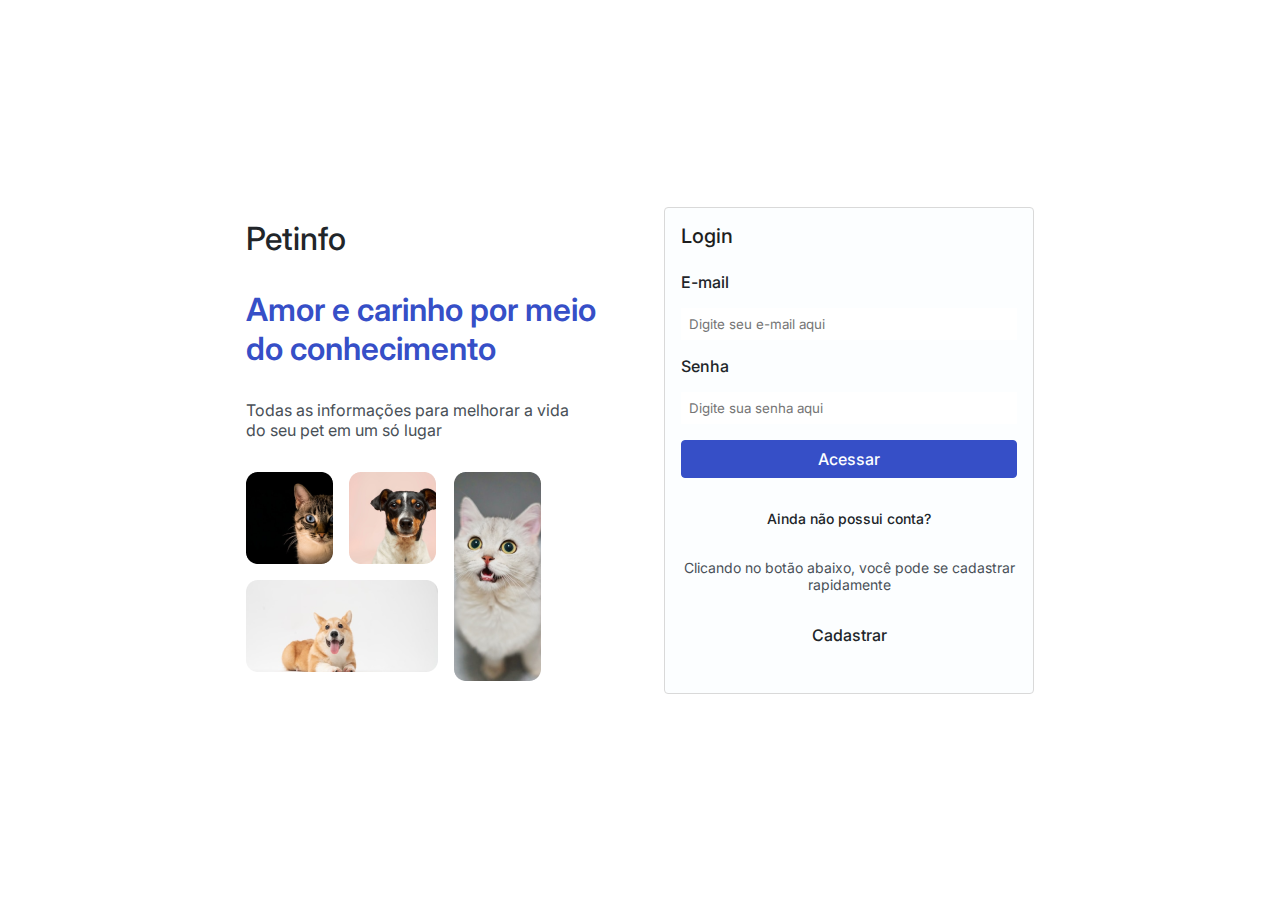
<file: src/pages/login.html>
<!DOCTYPE html>
<html lang="pt-BR">
  <head>
    <meta charset="UTF-8" />
    <meta http-equiv="X-UA-Compatible" content="IE=edge" />
    <meta name="viewport" content="width=device-width, initial-scale=1.0" />
    <link rel="stylesheet" href="../styles/globalStyles.css" />
    <link rel="stylesheet" href="../styles/auth.css" />

    <title>Login | Petinfo</title>
  </head>
  <body>
    <main>
      <section class="info">
        <h1 class="info__title">Petinfo</h1>
        <h2 class="info__subtitle">Amor e carinho por meio do conhecimento</h2>
        <p class="info__description">
          Todas as informações para melhorar a vida do seu pet em um só lugar
        </p>
        <div class="info__imageContainer">
          <div>
            <div>
              <img src="../assets/cat.png" alt="" />
              <img src="../assets/dogsquare.png" alt="" />
            </div>
            <img src="../assets/doghoriz.png" alt="" />
          </div>
          <img src="../assets/catvert2.png" alt="" />
        </div>
      </section>
      <section class="login">
        <div class="login__titleContainer">
          <h4 class="login__title">Login</h4>
        </div>

        <form class="login__form">
          <label for="user" class="login__label">E-mail</label>
          <input
            type="text"
            class="login__input"
            name="user"
            placeholder="Digite seu e-mail aqui"
            id="loginEmail"
          />
          <label for="password" class="login__label">Senha</label>
          <input
            type="password"
            name="password"
            placeholder="Digite sua senha aqui"
            class="login__input"
            id="loginPassword"
          />
          <input type="submit" value="Acessar" class="login__submit" />
        </form>
        <div class="login__redirectContainer">
          <h4>Ainda não possui conta?</h4>
          <p>Clicando no botão abaixo, você pode se cadastrar rapidamente</p>
          <a href="./register.html" class="login__redirect">Cadastrar</a>
        </div>
      </section>
    </main>

    <script src="../scripts/login.js"></script>
  </body>
</html>
</file>
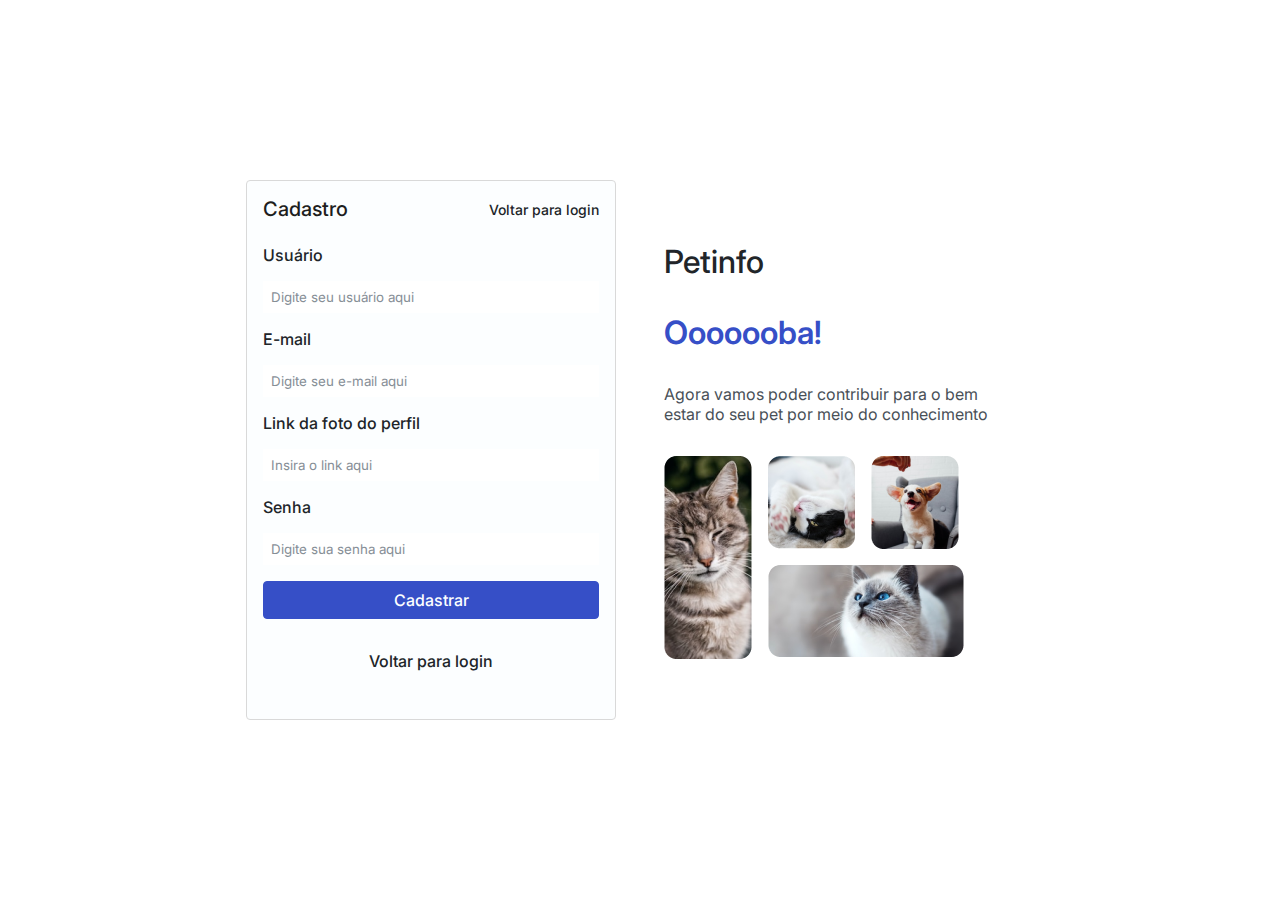
<file: src/pages/register.html>
<!DOCTYPE html>
<html lang="pt-BR">
  <head>
    <meta charset="UTF-8" />
    <meta http-equiv="X-UA-Compatible" content="IE=edge" />
    <meta name="viewport" content="width=device-width, initial-scale=1.0" />
    <link rel="stylesheet" href="../styles/globalStyles.css" />
    <link rel="stylesheet" href="../styles/auth.css" />

    <title>Register | Petinfo</title>
  </head>
  <body>
    <main>
      <section class="register">
        <div class="register__titleContainer">
          <h4 class="register__title">Cadastro</h4>
          <a href="./login.html" class="register__redirect"
            >Voltar para login</a
          >
        </div>

        <form class="register__form" id="registerForm">
          <label for="user" class="register__label">Usuário</label>
          <input
            type="text"
            name="user"
            placeholder="Digite seu usuário aqui"
            class="register__input"
            id="registerUsername"
          />
          <label for="email" class="register__label">E-mail</label>
          <input
            type="email"
            name="email"
            placeholder="Digite seu e-mail aqui"
            class="register__input"
            id="registerEmail"
          />
          <label for="image" class="register__label"
            >Link da foto do perfil</label
          >
          <input
            type="text"
            name="image"
            class="register__input"
            placeholder="Insira o link aqui"
            id="registerImgUrl"
          />
          <label for="password" class="register__label">Senha</label>
          <input
            type="password"
            name="password"
            placeholder="Digite sua senha aqui"
            class="register__input"
            id="registerPassword"
          />

          <input type="submit" value="Cadastrar" class="register__submit" />
        </form>

        <a href="./login.html" class="register__redirect--second"
          >Voltar para login</a
        >
      </section>
      <section class="info">
        <h1 class="info__title">Petinfo</h1>
        <h2 class="info__subtitle">Ooooooba!</h2>
        <p class="info__description">
          Agora vamos poder contribuir para o bem estar do seu pet por meio do
          conhecimento
        </p>
        <div class="info__imageContainer">
          <img src="../assets/catvert.png" alt="" />
          <div>
            <div>
              <img src="../assets/catsquare.png" alt="" />
              <img src="../assets/dog.png" alt="" />
            </div>
            <img src="../assets/cathoriz.png" alt="" />
          </div>
        </div>
      </section>

      <div class="successRegister hidden">
        <h4>
          <img src="../assets/success.png" alt="" /> Sua conta foi criada com
          sucesso!
        </h4>
        <p>
          Agora você pode acessar os conteúdos utilizando seu usuário e senha na
          página de login: <a href="./login.html">Acessar página de login</a>
        </p>
      </div>
    </main>
    <script src="../scripts/register.js"></script>
  </body>
</html>
</file>
<file: src/styles/globalStyles.css>
@import url('https://fonts.googleapis.com/css2?family=Inter:wght@400;500;600;700;800&display=swap');

* {
  margin: 0;
  padding: 0;
  box-sizing: border-box;
  font-family: "Inter", sans-serif;
}

:root {
  --brand100: "hsl(230, 57%, 50%)";
  --brand200: "hsl(230, 68%, 54%)";
  --gray100: "hsl(210, 11%, 15%)";
  --gray200: "hsl(210, 10%, 23%)";
  --gray300: "hsl(210, 9%, 31%)";
  --gray400: "hsl(210, 7%, 56%)";
  --gray500: "hsl(210, 11%, 71%)";
  --gray600: "hsl(210, 16%, 93%)";
  --gray700: "hsl(210, 17%, 95%)";
  --gray800: "hsl(210, 17%, 98%)";
  --gray900: "hsl(200, 100%, 99%)";
  --alert100: "hsl(349, 57%, 50%)";
  --alert200: "hsl(349, 69%, 55%)";
  --sucess100: "hsl(162, 88%, 26%)";
}
</file>
<file: src/styles/auth.css>
main {
    display: flex;
    justify-content: center;
    align-items: center;
    gap: 3rem;
    min-height: 100vh;
}


.register,
.login {
    width: 45%;
    max-width: 370px;
    background: #FCFEFF;
    border: 1px solid #D9D9D9;
    border-radius: 4px;
    padding: 1rem;
}

.register__titleContainer,
.login__titleContainer {
    display: flex;
    align-items: center;
    justify-content: space-between;
    margin-bottom: 1.5rem;
}

.register__title,
.login__title {
    font-weight: 500;
    font-size: 20px;
    color: #1E1E1E;
}

.register__redirect {
    text-decoration: none;
    font-weight: 500;
    font-size: 14px;
    color: #212529;
}

.register__redirect--second,
.login__redirect {
    display: block;
    margin: 2rem 0;
    width: 100%;
    text-align: center;
    text-decoration: none;
    font-weight: 500;
    font-size: 16px;
    color: #212529;
}

.login__redirectContainer {
    margin-top: 2rem;
    display: flex;
    flex-direction: column;
    align-items: center;
}

.login__redirectContainer h4 {
    font-weight: 500;
    font-size: 14px;
    color: #212529;
}

.login__redirectContainer p {
    margin-top: 2rem;
    text-align: center;
    font-weight: 400;
    font-size: 14px;
    color: #495057;
}

.register__form,
.login__form {
    display: flex;
    flex-direction: column;
    gap: 1rem;
}

.register__label,
.login__label {
    font-weight: 500;
    font-size: 16px;
    color: #212529;
}

.register__input,
.login__input {
    padding: .5rem;
    border: none;
}

.register__input::placeholder {
    color: #868E96;
}

.register__submit,
.login__submit {
    background: #364FC7;
    border: 1px solid #364FC7;
    border-radius: 4px;
    padding: .5rem 1rem;

    font-weight: 500;
    font-size: 16px;
    color: #FCFEFF;

    cursor: pointer;
}

.info {
    width: 45%;
    max-width: 370px;

    display: flex;
    flex-direction: column;
    gap: 2rem;
}

.info__title {
    font-weight: 500;
    font-size: 32px;
    color: #212529;
}

.info__subtitle {
    font-weight: 600;
    font-size: 32px;
    color: #364FC7;
}

.info__description {
    font-weight: 400;
    font-size: 16px;
    color: #495057;
    width: 330px;
}

.info__imageContainer {
    display: flex;
    gap: 1rem;
}

.info__imageContainer>div {
    display: flex;
    flex-direction: column;
    gap: 1rem;
}

.info__imageContainer>div>div {
    display: flex;
    gap: 1rem;
}

.successRegister {
    position: absolute;
    bottom: 10px;
    right: 10px;
    z-index: 10;
    max-width: 450px;
    padding: 1.5rem 2rem;
    background: #FCFEFF;
    box-shadow: 0px 0px 10px 0px rgba(0, 0, 0, 0.3);
    border-radius: 4px;
}

.successRegister h4 {
    font-weight: 500;
    font-size: 16px;
    color: #087F5B;

    display: flex;
    align-items: center;
    justify-content: flex-start;
    gap: 1rem;
    margin-bottom: 1rem;
}

.successRegister p {
    font-weight: 400;
    font-size: 14px;
    color: #343A40;
}

.hidden {
    display: none;
}
</file>
